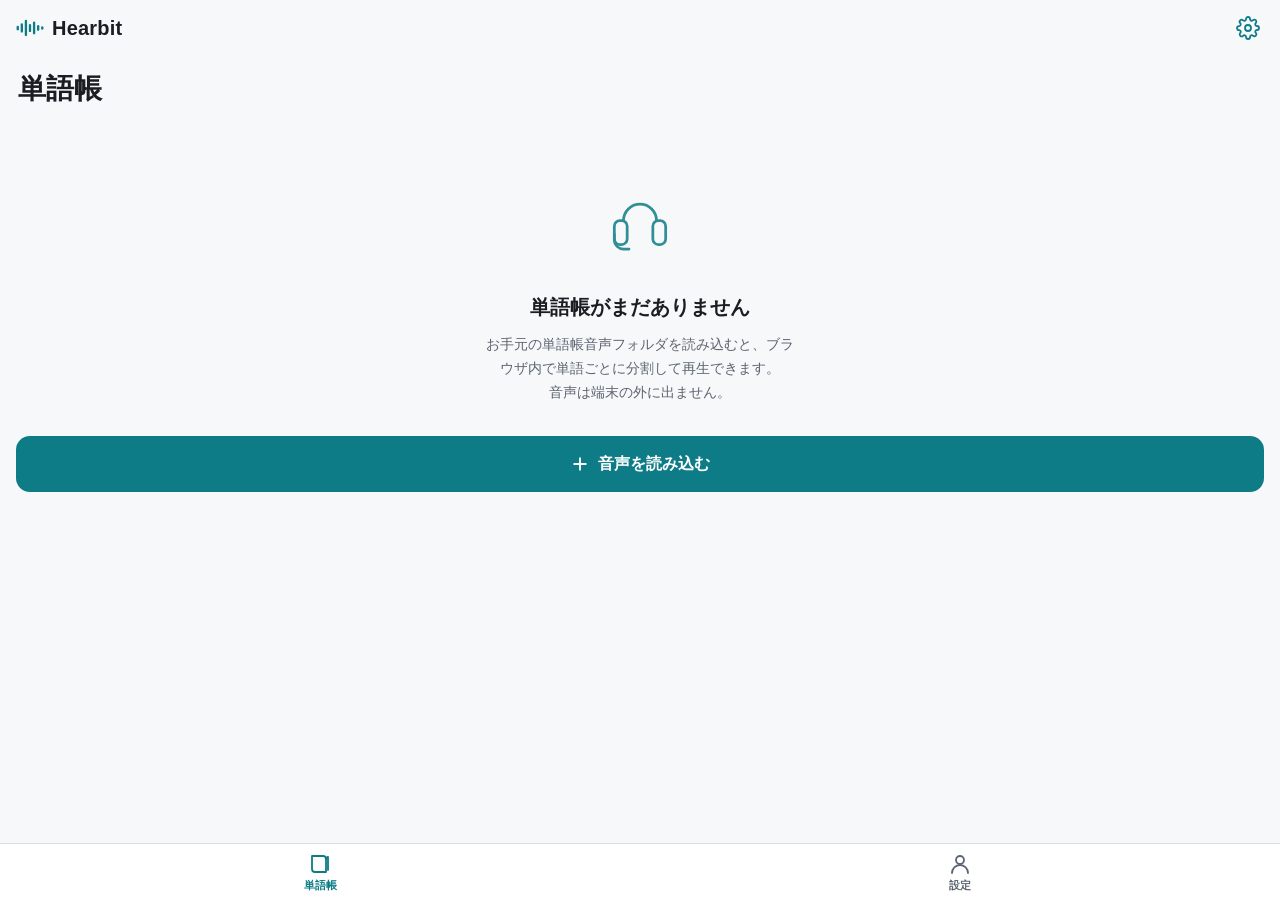
<file: index.html>
<!doctype html>
<html lang="ja">
<head>
<meta charset="utf-8">
<meta name="viewport" content="width=device-width, initial-scale=1">
<title>Hearbit</title>
<!-- リポジトリルート → アプリ本体(app/)へリダイレクト。
     GitHub Pages で https://<user>.github.io/hearbit/ を開くと app/ に飛ぶ。 -->
<link rel="canonical" href="app/">
<meta http-equiv="refresh" content="0; url=app/">
<script>location.replace('app/' + location.search + location.hash);</script>
</head>
<body>
<p>Hearbit を読み込んでいます… 自動で移動しない場合は <a href="app/">こちら</a>。</p>
</body>
</html>
</file>
<file: app/css/styles.css>
/* ===== Hearbit design system =====
 * 2色運用: ティール(--accent)=通常/選択/ブランド, オレンジ(--active)=いま再生中。
 * ライト/ダークは prefers-color-scheme + data-theme 手動上書き。DESIGN.md §6 準拠。
 */

:root {
  --bg: #F7F8FA;
  --surface: #FFFFFF;
  --surface-2: #EEF1F5;
  --border: #D9DEE5;
  --text: #1A1D21;
  --text-sub: #5B6470;
  --accent: #0E7C86;
  --accent-on: #FFFFFF;
  --accent-weak: #D7EEF0;
  --active: #E8722C;
  --active-on: #FFFFFF;
  --active-weak: #FBE6D6;
  --star: #F2B213; /* スター（お気に入り）: ゴールド */
  --danger: #C0392B;
  --radius: 14px;
  --tabbar-h: 56px;
  --shadow: 0 1px 3px rgba(20, 30, 40, 0.06), 0 4px 16px rgba(20, 30, 40, 0.05);
}

@media (prefers-color-scheme: dark) {
  :root:not([data-theme="light"]) {
    --bg: #0E1116;
    --surface: #171B21;
    --surface-2: #1E242C;
    --border: #2A313B;
    --text: #F2F4F7;
    --text-sub: #9AA4B2;
    --accent: #2BC2CE;
    --accent-on: #06232A;
    --accent-weak: #123A40;
    --active: #F0853C;
    --active-on: #2A1405;
    --active-weak: #3A2415;
    --danger: #E5675A;
    --star: #F5C542;
    --shadow: 0 1px 3px rgba(0, 0, 0, 0.4), 0 4px 16px rgba(0, 0, 0, 0.3);
  }
}

/* 手動ダーク */
:root[data-theme="dark"] {
  --bg: #0E1116;
  --surface: #171B21;
  --surface-2: #1E242C;
  --border: #2A313B;
  --text: #F2F4F7;
  --text-sub: #9AA4B2;
  --accent: #2BC2CE;
  --accent-on: #06232A;
  --accent-weak: #123A40;
  --active: #F0853C;
  --active-on: #2A1405;
  --active-weak: #3A2415;
  --danger: #E5675A;
  --star: #F5C542;
  --shadow: 0 1px 3px rgba(0, 0, 0, 0.4), 0 4px 16px rgba(0, 0, 0, 0.3);
}

* { box-sizing: border-box; -webkit-tap-highlight-color: transparent; }

html, body {
  margin: 0; padding: 0;
  background: var(--bg);
  color: var(--text);
  font-family: -apple-system, BlinkMacSystemFont, "Hiragino Sans", "Segoe UI", sans-serif;
  height: 100%;
  -webkit-text-size-adjust: 100%;
}

body {
  display: flex;
  flex-direction: column;
  min-height: 100vh;
  min-height: 100dvh;
  padding-top: env(safe-area-inset-top);
}

.hidden { display: none !important; }

/* ===== ヘッダー ===== */
#app-header {
  position: sticky; top: 0; z-index: 30;
  background: var(--bg);
}
.header-brand, .header-context {
  display: flex; align-items: center;
  height: 56px; padding: 0 8px 0 16px;
}
.header-brand { justify-content: space-between; }

.logo { display: inline-flex; align-items: center; gap: 8px; }
.logo-mark { color: var(--accent); }
.logo-word {
  font-size: 20px; font-weight: 700; letter-spacing: 0.2px; color: var(--text);
}

.icon-btn {
  display: inline-flex; align-items: center; justify-content: center;
  width: 48px; height: 48px; min-width: 48px;
  background: none; border: none; color: var(--accent);
  cursor: pointer; border-radius: 12px;
}
.icon-btn:active { background: var(--surface-2); }

.header-context .header-titles {
  flex: 1; min-width: 0; text-align: center; padding: 0 4px;
}
.header-title { font-size: 17px; font-weight: 700; color: var(--text);
  white-space: nowrap; overflow: hidden; text-overflow: ellipsis; }
.header-sub { font-size: 12px; color: var(--text-sub); margin-top: 1px; }

/* ===== main / view ===== */
#app-main { flex: 1; overflow-y: auto; -webkit-overflow-scrolling: touch; }
.view { display: none; padding: 8px 16px 24px; }
.view.active { display: block; }

.page-title { font-size: 28px; font-weight: 800; margin: 6px 2px 18px; }

/* ===== ① 単語帳リスト ===== */
.list { display: flex; flex-direction: column; gap: 12px; margin-bottom: 18px; }

.book-item {
  background: var(--surface);
  border: 1px solid var(--border);
  border-radius: var(--radius);
  padding: 14px 12px 14px 14px;
  display: flex; align-items: center; gap: 14px;
  cursor: pointer;
  box-shadow: var(--shadow);
  min-height: 88px;
}
.book-item:active { background: var(--surface-2); }
.book-chip {
  width: 52px; height: 52px; min-width: 52px;
  border-radius: 13px;
  background: var(--accent-weak); color: var(--accent);
  display: flex; align-items: center; justify-content: center;
}
.book-main { flex: 1; min-width: 0; }
.book-name { font-size: 18px; font-weight: 700; color: var(--text);
  white-space: nowrap; overflow: hidden; text-overflow: ellipsis; }
.book-meta { font-size: 14px; color: var(--text-sub); margin-top: 3px; }
.book-offline {
  display: inline-flex; align-items: center; gap: 5px;
  font-size: 13px; color: var(--text-sub); margin-top: 5px;
}
.book-offline svg { color: var(--accent); }
.book-chevron { color: var(--text-sub); display: flex; align-items: center; }
.book-del {
  background: none; border: none; color: var(--text-sub);
  width: 40px; height: 40px; min-width: 40px; border-radius: 10px;
  display: flex; align-items: center; justify-content: center; cursor: pointer;
}
.book-del:active { color: var(--danger); background: var(--surface-2); }

.primary-btn {
  width: 100%; min-height: 56px;
  display: inline-flex; align-items: center; justify-content: center; gap: 8px;
  padding: 14px; background: var(--accent); color: var(--accent-on);
  border: none; border-radius: var(--radius);
  font-size: 16px; font-weight: 700; cursor: pointer;
}
.primary-btn:disabled { opacity: 0.45; }
.primary-btn:active:not(:disabled) { filter: brightness(0.95); }

/* 空状態 */
.empty-state { text-align: center; padding: 40px 16px 24px; }
.empty-art { color: var(--accent); opacity: 0.85; margin-bottom: 18px; }
.empty-title { font-size: 20px; font-weight: 700; margin-bottom: 12px; }
.empty-text { font-size: 14px; color: var(--text-sub); line-height: 1.7; margin: 0 auto 8px; max-width: 320px; }

/* ===== 設定 ===== */
.settings-group { background: var(--surface); border: 1px solid var(--border);
  border-radius: var(--radius); overflow: hidden; box-shadow: var(--shadow); }
.settings-row { display: flex; align-items: center; justify-content: space-between;
  padding: 14px 16px; gap: 12px; }
.settings-row > span { font-size: 16px; }
.seg { display: inline-flex; background: var(--surface-2); border-radius: 10px; padding: 3px; gap: 2px; }
.seg-btn { border: none; background: none; color: var(--text-sub);
  font-size: 13px; font-weight: 600; padding: 7px 12px; border-radius: 8px; cursor: pointer; }
.seg-btn.active { background: var(--accent); color: var(--accent-on); }
.settings-note { font-size: 13px; color: var(--text-sub); line-height: 1.7; margin: 18px 4px; }

/* ===== import ===== */
.field { display: flex; flex-direction: column; gap: 6px; margin-bottom: 16px; }
.field span { font-size: 13px; color: var(--text-sub); }
.field input[type=text] {
  padding: 13px; border-radius: var(--radius);
  border: 1px solid var(--border); background: var(--surface); color: var(--text);
  font-size: 16px;
}
.field input[type=file] { color: var(--text-sub); font-size: 14px; }

.progress { margin-top: 16px; }
.progress-bar { height: 8px; background: var(--surface-2); border-radius: 4px; overflow: hidden; }
.progress-fill { height: 100%; width: 0; background: var(--accent); transition: width 0.2s; }
.progress-text { font-size: 13px; color: var(--text-sub); margin-top: 8px; }

.debug { margin-top: 16px; font-size: 12px; color: var(--text-sub); }
.debug pre { white-space: pre-wrap; word-break: break-all; background: var(--surface);
  border: 1px solid var(--border); padding: 10px; border-radius: 8px; max-height: 300px; overflow-y: auto; }

/* ===== ② タブ / グリッド ===== */
.tabs { display: flex; gap: 4px; border-bottom: 1px solid var(--border);
  position: sticky; top: 0; background: var(--bg); z-index: 5; margin: 0 -16px 8px; padding: 0 16px; }
.tab { flex: 0 0 auto; background: none; border: none; color: var(--text-sub);
  font-size: 15px; font-weight: 700; padding: 12px 6px 10px; cursor: pointer;
  border-bottom: 3px solid transparent; margin-bottom: -1px; }
.tab.active { color: var(--accent); border-bottom-color: var(--accent); }

.tab-panel { display: none; }
.tab-panel.active { display: block; }

/* ページセクション */
.page-section { margin-top: 10px; }
.page-section-head {
  display: flex; align-items: center; justify-content: space-between;
  padding: 8px 10px; margin: 0 -6px 8px;
  font-size: 14px; font-weight: 700; color: var(--text);
  background: var(--surface-2); border-radius: 10px;
  position: sticky; top: 46px; z-index: 4;
}
.page-section-head .ph-count { font-size: 13px; font-weight: 600; color: var(--text-sub);
  display: inline-flex; align-items: center; gap: 5px; }
.ph-announce { color: var(--accent); }

/* 単語テキスト（漢字・ピンイン）読み込みバー */
.vocab-bar {
  display: flex; align-items: center; gap: 10px;
  background: var(--surface); border: 1px solid var(--border);
  border-radius: 12px; padding: 12px 14px; margin: 10px 2px 16px;
}
.vocab-bar-main { flex: 1; min-width: 0; }
.vocab-bar-title { font-size: 14px; font-weight: 700; color: var(--text); }
.vocab-bar-sub { font-size: 12px; color: var(--text-sub); margin-top: 3px; }
.vocab-bar-btn { position: relative; flex: none; }
.vocab-clear-btn { flex: none; }

.words-grid {
  display: grid;
  grid-template-columns: repeat(auto-fill, minmax(72px, 1fr));
  gap: 10px; margin-bottom: 16px;
}

.cell {
  min-height: 64px;
  background: var(--surface);
  border: 1px solid var(--border);
  border-radius: 12px;
  display: flex; flex-direction: column; align-items: center; justify-content: center;
  cursor: pointer; position: relative;
}
.cell:active { background: var(--surface-2); }
.cell .num { font-size: 24px; font-weight: 800; line-height: 1; color: var(--text); }
.cell .serial { font-size: 12px; color: var(--text-sub); margin-top: 4px; }

/* テキスト付きセル（漢字・ピンイン表示）。番号は小さくバッジで残す。 */
.cell.has-text { min-height: 76px; padding: 6px 6px 8px; justify-content: center; gap: 3px; }
.cell .cell-badge {
  position: absolute; top: 5px; left: 8px;
  font-size: 11px; font-weight: 700; color: var(--text-sub);
  display: inline-flex; align-items: center; gap: 2px;
}
.cell .cell-lc { color: var(--active); font-weight: 800; }
.cell .cell-hanzi {
  font-size: 20px; font-weight: 700; line-height: 1.15; color: var(--text);
  text-align: center; word-break: break-word;
}
.cell .cell-pinyin {
  font-size: 11px; line-height: 1.2; color: var(--text-sub);
  text-align: center; word-break: break-word;
}
.cell.playing .cell-hanzi { color: var(--active); }
.cell.announce::after {
  content: ""; position: absolute; top: 6px; right: 8px;
  width: 6px; height: 6px; border-radius: 50%; background: var(--accent);
}
/* 再生中セル: オレンジ */
.cell.playing {
  background: var(--active-weak);
  border-color: var(--active);
}
.cell.playing .num { color: var(--active); }
.cell.playing::before {
  content: ""; position: absolute; left: 0; top: 8px; bottom: 8px;
  width: 4px; border-radius: 2px; background: var(--active);
}

/* ===== 聞き流しタブ（機能B: 範囲/語数の選択） ===== */
.listen-lead { font-size: 14px; line-height: 1.7; color: var(--text-sub); margin: 10px 2px 20px; }
.listen-lead b { color: var(--text); }
.listen-opt { margin: 0 2px 22px; }
.listen-opt-label { font-size: 13px; font-weight: 700; color: var(--text-sub); margin-bottom: 10px; }
.listen-size .seg-btn { padding: 9px 18px; font-size: 14px; }
.listen-ranges { display: grid; grid-template-columns: repeat(auto-fill, minmax(96px, 1fr)); gap: 10px; }
.listen-range-chip {
  min-height: 60px; padding: 8px;
  background: var(--surface); border: 1px solid var(--border); border-radius: 12px;
  display: flex; flex-direction: column; align-items: center; justify-content: center; gap: 3px;
  cursor: pointer; color: var(--text);
}
.listen-range-chip:active { background: var(--accent-weak); border-color: var(--accent); }
.listen-range-chip .lr-range { font-size: 17px; font-weight: 800; }
.listen-range-chip .lr-count { font-size: 12px; color: var(--text-sub); }

/* ===== 聞き流し 全画面プレーヤー（円形プログレス） ===== */
#listen-player {
  position: fixed; inset: 0; z-index: 55;
  background: var(--bg);
  display: flex; flex-direction: column;
  padding-top: env(safe-area-inset-top);
  padding-bottom: calc(24px + env(safe-area-inset-bottom));
  animation: fp-in 0.22s ease;
}
.lp-title { flex: 1; text-align: center; font-size: 17px; font-weight: 700; color: var(--text); }
.lp-body { flex: 1; position: relative; display: flex; flex-direction: column; align-items: center;
  justify-content: center; padding: 0 24px; text-align: center; gap: 6px; }
.lp-sub { font-size: 14px; color: var(--text-sub); margin-bottom: 18px; }

.lp-ring-wrap { position: relative; width: 240px; height: 240px; transition: opacity 0.2s; }
.lp-ring-wrap.dim { opacity: 0.25; }
.lp-ring { width: 240px; height: 240px; display: block; }
.lp-ring-bg { stroke: var(--accent-weak); }
.lp-ring-fg { stroke: var(--active); transition: stroke-dashoffset 0.12s linear; }
.lp-ring-dot { fill: var(--active); transition: cx 0.12s linear, cy 0.12s linear; }
.lp-ring-center {
  position: absolute; inset: 0;
  display: flex; flex-direction: column; align-items: center; justify-content: center; gap: 10px;
}
.lp-wave { height: 20px; }
.lp-word { font-size: 34px; font-weight: 800; color: var(--text); line-height: 1.1;
  max-width: 180px; overflow: hidden; text-overflow: ellipsis; }
#listen-player.paused .lp-wave span { animation: none !important; height: 30% !important; opacity: 0.5; }

/* テキスト付き（漢字・ピンイン・訳）中央表示。リング内(直径約200px)に収める。 */
.lp-text { display: flex; flex-direction: column; align-items: center; gap: 3px; max-width: 180px; }
.lp-text.hidden { display: none; }
.lp-hanzi { font-size: 40px; font-weight: 800; color: var(--text); line-height: 1.05;
  word-break: break-word; }
.lp-pinyin { font-size: 15px; color: var(--text-sub); line-height: 1.25; word-break: break-word; }
.lp-gloss { font-size: 12px; color: var(--text-sub); opacity: 0.85; line-height: 1.3;
  margin-top: 2px; word-break: break-word;
  display: -webkit-box; -webkit-line-clamp: 2; -webkit-box-orient: vertical; overflow: hidden; }
.lp-gloss.hidden { display: none; }

.lp-serial { font-size: 22px; font-weight: 700; color: var(--text); margin: 20px 0 2px; }
.lp-serial #lp-serial { color: var(--active); }
/* トラック内の位置（1 / 50）は補助情報として小さく */
.lp-count { font-size: 14px; font-weight: 600; color: var(--text-sub); margin: 0 0 6px; }

#listen-player .fp-controls { margin-top: 24px; }
#listen-player.paused .fp-main { background: var(--accent); color: var(--accent-on); }

.lp-offline { display: inline-flex; align-items: center; gap: 6px;
  font-size: 13px; color: var(--text-sub); margin-top: 22px; }
.lp-offline svg { color: var(--accent); }

/* トラック構築中のスピナー */
.lp-loading { position: absolute; z-index: 2; display: flex; flex-direction: column;
  align-items: center; gap: 12px; }
.lp-spinner { width: 40px; height: 40px; border-radius: 50%;
  border: 4px solid var(--accent-weak); border-top-color: var(--accent);
  animation: lp-spin 0.8s linear infinite; }
.lp-loading-text { font-size: 14px; color: var(--text-sub); }
@keyframes lp-spin { to { transform: rotate(360deg); } }

/* 分割再計算オーバーレイ */
.resplit-overlay { position: fixed; inset: 0; z-index: 50; display: flex;
  align-items: center; justify-content: center;
  background: rgba(0,0,0,0.45); backdrop-filter: blur(2px); }
.resplit-overlay.hidden { display: none; }
.resplit-box { background: var(--surface, #fff); color: var(--text, #111);
  border-radius: 16px; padding: 28px 32px; display: flex; flex-direction: column;
  align-items: center; gap: 14px; min-width: 220px; max-width: 80vw;
  box-shadow: 0 12px 40px rgba(0,0,0,0.3); }
.resplit-title { font-size: 16px; font-weight: 700; }
.resplit-text { font-size: 13px; color: var(--text-sub); text-align: center; }

/* ===== 要確認フィルタ（low_confidence だけ表示） ===== */
.vocab-filter-bar { margin: 0 2px 12px; }
.vocab-filter-bar.hidden { display: none; }
.vocab-filter-btn { display: inline-flex; align-items: center; gap: 7px; }
.vocab-filter-btn[aria-pressed="true"] {
  background: var(--active-weak); border-color: var(--active); color: var(--active);
}
.vocab-filter-btn[aria-pressed="true"] .cell-lc { color: var(--active); }
.vocab-filter-count { font-size: 12px; color: var(--text-sub); font-weight: 600; }
.vocab-filter-btn[aria-pressed="true"] .vocab-filter-count { color: var(--active); }
.vocab-filter-empty { color: var(--text-sub); font-size: 14px; text-align: center; padding: 40px 0; }

/* セルの編集アフォーダンス（テキスト付きセルの右上に鉛筆） */
.cell .cell-edit {
  position: absolute; top: 3px; right: 3px;
  width: 22px; height: 22px; padding: 0;
  display: inline-flex; align-items: center; justify-content: center;
  border: none; background: transparent; color: var(--text-sub);
  border-radius: 6px; cursor: pointer; opacity: 0.55;
}
.cell .cell-edit:active { background: var(--surface-2); opacity: 1; }
.cell.playing .cell-edit { color: var(--active); }
/* low_confidence セルはうっすら強調（要確認を見つけやすく） */
.cell.low-conf { border-color: color-mix(in srgb, var(--active) 45%, var(--border)); }

/* ===== スター（お気に入り） ===== */
/* 一覧セルのスターボタン: 左下に常設。off はうっすら輪郭、on はゴールド塗り。 */
.cell .cell-star {
  position: absolute; bottom: 3px; right: 4px;
  width: 24px; height: 24px; padding: 0;
  display: inline-flex; align-items: center; justify-content: center;
  border: none; background: transparent; color: var(--text-sub);
  border-radius: 6px; cursor: pointer; opacity: 0.5;
}
.cell .cell-star svg { fill: none; stroke: currentColor; stroke-width: 1.6px; stroke-linejoin: round; }
.cell .cell-star:active { background: var(--surface-2); opacity: 1; }
.cell .cell-star.on { opacity: 1; color: var(--star); }
.cell .cell-star.on svg { fill: var(--star); stroke: var(--star); }
/* スター済みセルはゴールドの縁でひと目でわかる */
.cell.starred { border-color: color-mix(in srgb, var(--star) 55%, var(--border)); }

/* プレーヤー上部のスターボタン（機能A/B 共通） */
.icon-btn.star-btn svg { fill: none; stroke: currentColor; stroke-width: 1.6px; stroke-linejoin: round; }
.icon-btn.star-btn.on { color: var(--star); }
.icon-btn.star-btn.on svg { fill: var(--star); stroke: var(--star); }

/* 一覧の「スターのみ表示」フィルタ */
.vocab-star-filter-btn.hidden { display: none; }
.vocab-star-filter-btn .vf-star { fill: none; stroke: currentColor; stroke-width: 1.6px; stroke-linejoin: round; }
.vocab-star-filter-btn[aria-pressed="true"] {
  background: color-mix(in srgb, var(--star) 22%, var(--surface));
  border-color: var(--star); color: var(--text);
}
.vocab-star-filter-btn[aria-pressed="true"] .vf-star { fill: var(--star); stroke: var(--star); }
.vocab-star-filter-btn[aria-pressed="true"] .vocab-filter-count { color: color-mix(in srgb, var(--star) 70%, var(--text)); }

/* 聞き流しタブ「スター単語を聞き流す」入口 */
.listen-star-btn {
  width: 100%; display: flex; align-items: center; gap: 12px;
  padding: 14px 16px; border-radius: 14px;
  background: var(--surface); border: 1px solid var(--border);
  color: var(--text); font-size: 15px; font-weight: 700; cursor: pointer;
}
.listen-star-btn:active:not(:disabled) { background: var(--surface-2); }
.listen-star-btn:not(:disabled) { border-color: color-mix(in srgb, var(--star) 55%, var(--border)); }
.listen-star-btn .ls-star { fill: var(--star); stroke: var(--star); stroke-width: 1px; stroke-linejoin: round; flex: none; }
.listen-star-btn .ls-main { flex: 1; text-align: left; }
.listen-star-btn .ls-count { font-size: 13px; font-weight: 700; color: var(--star); }
.listen-star-btn:disabled {
  opacity: 0.5; cursor: not-allowed;
}
.listen-star-btn:disabled .ls-star { fill: var(--text-sub); stroke: var(--text-sub); }
.listen-star-btn:disabled .ls-count { color: var(--text-sub); }

/* ===== テキスト編集モーダル ===== */
.modal-overlay {
  position: fixed; inset: 0; z-index: 60;
  display: flex; align-items: flex-end; justify-content: center;
  background: rgba(0,0,0,0.45); backdrop-filter: blur(2px);
  animation: fp-in 0.18s ease;
}
.modal-overlay.hidden { display: none; }
.modal-sheet {
  width: 100%; max-width: 520px;
  background: var(--bg); color: var(--text);
  border-radius: 18px 18px 0 0;
  padding: 20px 18px calc(20px + env(safe-area-inset-bottom));
  box-shadow: 0 -8px 40px rgba(0,0,0,0.3);
  animation: sheet-up 0.22s ease;
}
@keyframes sheet-up { from { transform: translateY(24px); opacity: 0.6; } to { transform: translateY(0); opacity: 1; } }
.modal-head { margin-bottom: 16px; }
.modal-title { font-size: 18px; font-weight: 800; }
.modal-sub { font-size: 13px; color: var(--text-sub); margin-top: 4px; }
.modal-note { font-size: 12px; color: var(--text-sub); line-height: 1.6; margin: 2px 2px 16px; }
.modal-note.warn { color: var(--active); }
.modal-actions { display: flex; gap: 12px; }
.modal-actions .ghost-btn { flex: 0 0 auto; min-height: 48px; padding: 0 20px; }
.modal-actions .primary-btn { flex: 1 1 auto; min-height: 48px; }

/* ===== 再生波形アニメ（共通） ===== */
.wave, .fp-wave { display: inline-flex; align-items: flex-end; gap: 3px; height: 22px; }
.wave span, .fp-wave span {
  width: 3px; background: var(--active); border-radius: 2px; height: 30%;
}
.fp-wave { height: 34px; gap: 4px; }
.fp-wave span { width: 4px; }
/* 再生中のみアニメ（.playing クラスで発火） */
.playing-anim .wave span, .playing-anim.fp-wave span, .fp-wave.playing-anim span,
#mini-player.playing-anim .wave span, #listen-mini.playing-anim .wave span {
  animation: eq 0.9s ease-in-out infinite;
}
.wave span:nth-child(1),.fp-wave span:nth-child(1){animation-delay:0s}
.wave span:nth-child(2),.fp-wave span:nth-child(2){animation-delay:.1s}
.wave span:nth-child(3),.fp-wave span:nth-child(3){animation-delay:.2s}
.wave span:nth-child(4),.fp-wave span:nth-child(4){animation-delay:.3s}
.wave span:nth-child(5),.fp-wave span:nth-child(5){animation-delay:.15s}
.wave span:nth-child(6),.fp-wave span:nth-child(6){animation-delay:.25s}
.wave span:nth-child(7),.fp-wave span:nth-child(7){animation-delay:.05s}
.fp-wave span:nth-child(8){animation-delay:.35s}
.fp-wave span:nth-child(9){animation-delay:.12s}
@keyframes eq { 0%,100%{height:25%} 50%{height:100%} }

/* ===== ミニプレーヤー（単語 #mini-player / 聞き流し #listen-mini 共通） ===== */
#mini-player, #listen-mini {
  position: fixed; left: 0; right: 0;
  bottom: 0;
  z-index: 40;
  display: flex; align-items: center; gap: 6px;
  height: 64px; padding: 0 8px;
  padding-bottom: env(safe-area-inset-bottom);
  box-sizing: content-box;
  background: var(--surface);
  border-top: 1px solid var(--border);
  box-shadow: 0 -2px 12px rgba(20,30,40,0.08);
}
.mini-expand {
  width: 40px; height: 48px; min-width: 40px;
  background: none; border: none; color: var(--text-sub); cursor: pointer;
  display: flex; align-items: center; justify-content: center;
}
.mini-label { flex: 1; min-width: 0; font-size: 14px; font-weight: 600; color: var(--text);
  white-space: nowrap; overflow: hidden; text-overflow: ellipsis; }
.mini-toggle {
  width: 48px; height: 48px; min-width: 48px; border-radius: 50%;
  border: none; cursor: pointer;
  display: flex; align-items: center; justify-content: center;
  background: var(--active); color: var(--active-on);
}
/* 一時停止中はティール塗り(▶) */
#mini-player.paused .mini-toggle, #listen-mini.paused .mini-toggle { background: var(--accent); color: var(--accent-on); }
#mini-player.paused .wave span, #listen-mini.paused .wave span { animation: none !important; height: 30% !important; opacity: 0.5; }
/* 聞き流しミニ: 上端の細い進捗バー（トラック全体に対する位置） */
.lm-progress { position: absolute; left: 0; right: 0; top: 0; height: 3px; background: var(--border); }
.lm-progress-fill { height: 100%; width: 0; background: var(--active); }
#listen-mini.paused .lm-progress-fill { background: var(--accent); }
/* ルート画面（単語帳一覧・設定）では下部タブバーの上に出す（タブバーを隠さない） */
body.tabbar-open #mini-player, body.tabbar-open #listen-mini {
  bottom: calc(var(--tabbar-h) + 1px + env(safe-area-inset-bottom)); /* +1px = タブバー上端の border */
  padding-bottom: 0;
}

/* ===== 全画面プレーヤー ===== */
#full-player {
  position: fixed; inset: 0; z-index: 50;
  background: var(--bg);
  display: flex; flex-direction: column;
  padding-top: env(safe-area-inset-top);
  padding-bottom: calc(24px + env(safe-area-inset-bottom));
  animation: fp-in 0.22s ease;
}
@keyframes fp-in { from { transform: translateY(100%); } to { transform: translateY(0); } }
.fp-top { display: flex; align-items: center; justify-content: space-between; padding: 4px 8px; }
.fp-body { flex: 1; display: flex; flex-direction: column; align-items: center;
  justify-content: center; padding: 0 24px; text-align: center; gap: 4px; }
.fp-page { font-size: 16px; color: var(--text-sub); margin-bottom: 8px; }
.fp-wave { margin-bottom: 10px; opacity: 0.9; }
.fp-num { font-size: 72px; font-weight: 800; line-height: 1; color: var(--text); }
#full-player.playing-state .fp-num { color: var(--active); }
.fp-serial { font-size: 20px; color: var(--text-sub); margin-top: 6px; }
/* 漢字・ピンイン（テキストがあるときだけ表示） */
.fp-text { margin-top: 14px; text-align: center; }
.fp-hanzi { font-size: 40px; font-weight: 800; line-height: 1.2; color: var(--text); word-break: break-word; }
#full-player.playing-state .fp-hanzi { color: var(--active); }
.fp-pinyin { font-size: 18px; color: var(--text-sub); margin-top: 6px; }
.fp-gloss { font-size: 15px; color: var(--text-sub); margin-top: 8px; }
.fp-text.low-conf .fp-hanzi::after {
  content: " ?"; color: var(--active); font-size: 0.6em; vertical-align: super;
}
.fp-blocks { font-size: 14px; color: var(--text-sub); margin-top: 12px; }

.fp-seek { display: flex; align-items: center; gap: 10px; width: 100%; max-width: 460px; margin: 34px 0 8px; }
.fp-time { font-size: 13px; color: var(--text-sub); min-width: 34px; }
.fp-time:last-child { text-align: right; }
.seekbar { flex: 1; height: 32px; display: flex; align-items: center; cursor: pointer; touch-action: none; }
.seek-track { position: relative; width: 100%; height: 6px; background: var(--surface-2);
  border-radius: 3px; }
.seek-fill { position: absolute; left: 0; top: 0; height: 100%; width: 0;
  background: var(--active); border-radius: 3px; }
.seek-thumb { position: absolute; top: 50%; left: 0; transform: translate(-50%, -50%);
  width: 22px; height: 22px; border-radius: 50%; background: var(--active);
  box-shadow: 0 1px 4px rgba(0,0,0,0.25); }

.fp-controls { display: flex; align-items: center; justify-content: center; gap: 28px; margin-top: 30px; }
.fp-side {
  width: 56px; height: 56px; border-radius: 50%;
  border: 1px solid var(--border); background: var(--surface); color: var(--text);
  display: flex; align-items: center; justify-content: center; cursor: pointer;
}
.fp-side:active { background: var(--surface-2); }
.fp-side:disabled { opacity: 0.32; cursor: default; }
.fp-main {
  width: 76px; height: 76px; border-radius: 50%; border: none; cursor: pointer;
  display: flex; align-items: center; justify-content: center;
  background: var(--active); color: var(--active-on);
}
#full-player.paused .fp-main { background: var(--accent); color: var(--accent-on); }

/* ===== 下部タブバー ===== */
#tab-bar {
  display: flex;
  /* 常に画面下端に固定（ミニプレーヤーをこの上に重ねるため位置を確定させる） */
  position: sticky; bottom: 0; z-index: 30;
  border-top: 1px solid var(--border);
  background: var(--surface);
  padding-bottom: env(safe-area-inset-bottom);
}
#tab-bar.hidden { display: none; }
.tabbar-btn {
  flex: 1; height: var(--tabbar-h);
  display: flex; flex-direction: column; align-items: center; justify-content: center; gap: 2px;
  background: none; border: none; color: var(--text-sub); cursor: pointer;
}
.tabbar-btn span { font-size: 11px; font-weight: 600; }
.tabbar-btn.active { color: var(--accent); }

/* ミニプレーヤー表示時、②のコンテンツ末尾に余白を確保 */
body.mini-open .view.active, body.listen-mini-open .view.active { padding-bottom: calc(72px + env(safe-area-inset-bottom)); }

/* ===== 分割の手動編集（#4） ===== */
.editor-lead { font-size: 13px; line-height: 1.7; color: var(--text-sub); margin: 8px 2px 14px; }
.editor-lead b { color: var(--text); }
.ghost-btn {
  border: 1px solid var(--border); background: var(--surface); color: var(--text);
  border-radius: 10px; padding: 10px 14px; font-size: 14px; font-weight: 700; cursor: pointer;
}
.ghost-btn:active { background: var(--surface-2); }
.editor-toolbar { display: flex; gap: 10px; margin-bottom: 14px; flex-wrap: wrap; }

.editor-list { display: flex; flex-direction: column; gap: 12px; }
.ed-seg {
  background: var(--surface); border: 1px solid var(--border); border-radius: 12px;
  padding: 12px; box-shadow: var(--shadow);
}
.ed-seg.announce { border-color: var(--accent); }
.ed-seg-head { display: flex; align-items: center; justify-content: space-between; margin-bottom: 8px; }
.ed-seg-title { font-size: 15px; font-weight: 800; }
.ed-seg-time { font-size: 12px; color: var(--text-sub); font-variant-numeric: tabular-nums; }
.ed-row { display: flex; align-items: center; gap: 8px; flex-wrap: wrap; margin-top: 8px; }
.ed-row-label { font-size: 12px; font-weight: 700; color: var(--text-sub); min-width: 82px; }
.ed-val { font-size: 13px; font-variant-numeric: tabular-nums; min-width: 58px; text-align: center;
  color: var(--text); }
.ed-mini-btn {
  border: 1px solid var(--border); background: var(--surface-2); color: var(--text);
  border-radius: 8px; min-width: 40px; min-height: 34px; font-size: 15px; font-weight: 800; cursor: pointer;
}
.ed-mini-btn:active { background: var(--border); }
.ed-mini-btn.danger { color: var(--danger); }
.ed-play-btn {
  display: inline-flex; align-items: center; gap: 6px;
  border: 1px solid var(--accent); background: var(--accent-weak, transparent); color: var(--accent);
  border-radius: 8px; min-height: 34px; padding: 0 12px; font-size: 13px; font-weight: 700; cursor: pointer;
}
.ed-play-btn:active { filter: brightness(0.95); }
.ed-play-btn.playing { background: var(--active-weak); border-color: var(--active); color: var(--active); }
.ed-type-seg { margin-left: auto; }
.ed-type-seg .seg-btn { padding: 6px 10px; font-size: 12px; }
.editor-actions { display: flex; gap: 10px; margin-top: 20px; }
.editor-actions .ghost-btn { flex: 0 0 auto; }
.editor-actions .primary-btn { flex: 1 1 auto; min-height: 48px; }

/* ②ページ見出しの「編集」ボタン */
.ph-edit-btn {
  border: 1px solid var(--border); background: var(--surface); color: var(--accent);
  border-radius: 8px; padding: 4px 10px; font-size: 12px; font-weight: 700; cursor: pointer;
  display: inline-flex; align-items: center; gap: 4px;
}
.ph-edit-btn:active { background: var(--surface-2); }
.ph-manual { color: var(--accent); font-size: 12px; font-weight: 700; }

/* ============================================================================
 * タイピング学習 + 忘却曲線復習（SRS）
 * ティール=通常/正解、赤(--danger)=不正解。既存トーンに調和させる。
 * ============================================================================ */

/* 単語帳カード: 名前行 + 復習バッジ */
.book-name-row { display: flex; align-items: center; gap: 8px; flex-wrap: wrap; }
.book-due-badge {
  display: inline-flex; align-items: center;
  background: var(--active-weak); color: var(--active);
  border-radius: 999px; padding: 2px 9px; font-size: 12px; font-weight: 700;
  line-height: 1.4; white-space: nowrap;
}

/* 単語タブ上部の「タイピングで覚える」導線 + 「復習 N」直行ボタン */
.typing-open-row { display: flex; gap: 8px; margin-bottom: 12px; }
.typing-open-btn {
  flex: 1; display: flex; align-items: center; gap: 10px;
  background: var(--surface); border: 1px solid var(--border);
  border-radius: var(--radius); padding: 13px 14px;
  color: var(--text); font-size: 15px; font-weight: 700; cursor: pointer;
  box-shadow: var(--shadow);
}
.typing-open-btn:active { background: var(--surface-2); }
.typing-open-btn .to-ic { color: var(--accent); flex-shrink: 0; }
.typing-open-btn .to-main { flex: 1; text-align: left; }
.typing-open-btn .to-chev { color: var(--text-sub); flex-shrink: 0; }
.typing-review-btn {
  display: inline-flex; align-items: center; gap: 6px; flex-shrink: 0;
  background: var(--active-weak); color: var(--active);
  border: 1px solid color-mix(in srgb, var(--active) 45%, var(--border));
  border-radius: var(--radius); padding: 0 14px;
  font-size: 13px; font-weight: 700; cursor: pointer; white-space: nowrap;
  box-shadow: var(--shadow);
}
.typing-review-btn:active { filter: brightness(0.96); }

/* 全画面オーバーレイ */
.typing-view {
  position: fixed; inset: 0; z-index: 60;
  background: var(--bg); color: var(--text);
  display: flex; flex-direction: column;
  padding-top: env(safe-area-inset-top);
}
.typing-view.hidden { display: none; }
.typing-header {
  display: flex; align-items: center; gap: 8px;
  padding: 8px 10px; border-bottom: 1px solid var(--border);
}
.typing-title { flex: 1; text-align: center; font-size: 17px; font-weight: 700; }
.typing-header-spacer { width: 42px; }
.typing-scroll {
  flex: 1; overflow-y: auto; -webkit-overflow-scrolling: touch;
  padding: 16px 16px calc(24px + env(safe-area-inset-bottom));
}

/* --- 開始（範囲選択） --- */
.typing-lead { font-size: 14px; color: var(--text-sub); line-height: 1.7; margin: 0 0 18px; }
.typing-lead b { color: var(--text); }
.typing-opt { margin-bottom: 22px; }
.typing-opt-label { font-size: 13px; font-weight: 700; color: var(--text-sub); margin-bottom: 8px; }
.typing-opt-hint { font-size: 12px; color: var(--text-sub); margin-top: 8px; line-height: 1.6; }
.typing-mode .seg-btn { padding: 9px 22px; font-size: 14px; }
.typing-ranges { display: flex; flex-direction: column; gap: 10px; }
.typing-range {
  display: flex; align-items: center; gap: 8px;
  background: var(--surface); border: 1px solid var(--border);
  border-radius: var(--radius); padding: 14px 16px;
  color: var(--text); font-size: 15px; font-weight: 700; cursor: pointer;
}
.typing-range:active:not(:disabled) { background: var(--surface-2); }
.typing-range:disabled { opacity: 0.4; cursor: default; }
.typing-range .tr-main { flex: 1; text-align: left; display: inline-flex; align-items: center; gap: 6px; }
.typing-range .tr-star { color: var(--star); }
.typing-range .tr-count { font-size: 13px; color: var(--text-sub); font-weight: 700; }
.typing-range-review .tr-main { color: var(--active); }

/* --- 出題 --- */
.typing-quiz .tq-top {
  display: flex; align-items: center; gap: 10px; margin-bottom: 22px;
}
.tq-progress { flex: 1; text-align: center; font-size: 15px; font-weight: 700; color: var(--text-sub); }
.tq-progress #tq-cur { color: var(--accent); }
.tq-scope { font-size: 12px; font-weight: 700; color: var(--text-sub); }
.tq-body { display: flex; flex-direction: column; gap: 16px; }
.tq-prompt { min-height: 72px; display: flex; align-items: center; justify-content: center; }
.tq-gloss { font-size: 30px; font-weight: 800; text-align: center; line-height: 1.4; }
.tq-replay {
  display: inline-flex; align-items: center; gap: 10px;
  background: var(--accent-weak); color: var(--accent);
  border: none; border-radius: 999px; padding: 12px 22px;
  font-size: 15px; font-weight: 700; cursor: pointer;
}
.tq-replay:active { filter: brightness(0.96); }
.tq-input {
  width: 100%; box-sizing: border-box;
  font-size: 24px; text-align: center; font-weight: 700;
  padding: 14px 12px; border: 2px solid var(--border); border-radius: 12px;
  background: var(--surface); color: var(--text);
}
.tq-input:focus { outline: none; border-color: var(--accent); }
.tq-input:disabled { opacity: 0.9; }
.tq-submit, .tq-next { width: 100%; }

.tq-feedback { border-radius: var(--radius); padding: 16px; text-align: center; }
.tq-feedback.correct { background: var(--accent-weak); }
.tq-feedback.wrong { background: color-mix(in srgb, var(--danger) 12%, var(--surface)); }
.tq-mark { font-size: 20px; font-weight: 800; margin-bottom: 8px; }
.tq-feedback.correct .tq-mark { color: var(--accent); }
.tq-feedback.wrong .tq-mark { color: var(--danger); }
.tq-yours { font-size: 14px; color: var(--text-sub); margin-bottom: 10px; }
.tq-yours b { color: var(--text); }
.tq-answer { margin-top: 4px; }
.tq-ans-hanzi { font-size: 30px; font-weight: 800; }
.tq-ans-pinyin { font-size: 15px; color: var(--text-sub); margin-top: 2px; }
.tq-ans-gloss { font-size: 14px; color: var(--text-sub); margin-top: 4px; }
.tq-actually {
  margin-top: 14px; width: 100%; font-size: 13px;
}
.tq-fixed-note { font-size: 12px; color: var(--accent); margin-top: 10px; }

/* --- 結果 --- */
.tr-score { text-align: center; margin: 8px 0 24px; }
.tr-score-big { font-size: 44px; font-weight: 800; color: var(--accent); }
.tr-score-sub { font-size: 14px; color: var(--text-sub); margin-top: 2px; }
.tr-allright { text-align: center; color: var(--accent); font-weight: 700; font-size: 15px; margin-bottom: 24px; }
.tr-wrong-title { font-size: 13px; font-weight: 700; color: var(--text-sub); margin-bottom: 10px; }
.tr-wrong-list { display: flex; flex-direction: column; gap: 8px; margin-bottom: 24px; }
.tr-wrong-item {
  background: var(--surface); border: 1px solid var(--border); border-radius: 12px;
  padding: 10px 14px; display: flex; align-items: baseline; gap: 10px; flex-wrap: wrap;
}
.tr-wh { font-size: 18px; font-weight: 800; }
.tr-wp { font-size: 13px; color: var(--text-sub); }
.tr-wg { font-size: 13px; color: var(--text-sub); margin-left: auto; }
.tr-actions { display: flex; flex-direction: column; gap: 10px; }
.tr-actions .primary-btn, .tr-actions .ghost-btn { width: 100%; }

/* ============================================================================
 * トースト通知（成功・完了系）。エラーは alert のまま。
 * ============================================================================ */
.toast-host {
  position: fixed; left: 0; right: 0;
  bottom: calc(var(--tabbar-h) + 12px + env(safe-area-inset-bottom));
  z-index: 80; pointer-events: none;
  display: flex; flex-direction: column; align-items: center; gap: 8px;
  padding: 0 16px;
}
/* ルート画面でミニ（64px + 上端の線）を出している間は、その上に出す */
body.tabbar-open.mini-open .toast-host, body.tabbar-open.listen-mini-open .toast-host {
  bottom: calc(var(--tabbar-h) + 1px + 65px + 12px + env(safe-area-inset-bottom));
}
.toast {
  display: inline-flex; align-items: center; gap: 9px;
  max-width: 92%; box-sizing: border-box;
  padding: 11px 16px; border-radius: 999px;
  font-size: 14px; font-weight: 700; line-height: 1.3;
  box-shadow: var(--shadow); pointer-events: auto;
  /* 入場前: 少し下・透明。show で定位置へ。 */
  opacity: 0; transform: translateY(12px);
  transition: opacity 0.22s ease, transform 0.22s ease;
}
.toast.show { opacity: 1; transform: translateY(0); }
.toast-success { background: var(--accent); color: var(--accent-on); }
.toast-info { background: var(--surface); color: var(--text); border: 1px solid var(--border); }
.toast-ic { flex-shrink: 0; }
.toast-msg { min-width: 0; }

/* ===== 更新のお知らせ / バージョン（設定） ===== */
.update-banner {
  position: fixed; left: 12px; right: 12px;
  top: calc(env(safe-area-inset-top) + 8px);
  z-index: 90; /* トースト(80)・各プレーヤーより上 */
  padding: 12px 16px; border: none; border-radius: 12px;
  background: var(--accent); color: var(--accent-on);
  font-size: 14px; font-weight: 700; text-align: center; cursor: pointer;
  box-shadow: 0 4px 16px rgba(20,30,40,0.18);
}
.settings-btn {
  background: none; border: 1px solid var(--border); border-radius: 10px;
  color: var(--accent); font-size: 14px; font-weight: 700; padding: 8px 12px; cursor: pointer;
}
.settings-btn:disabled { opacity: 0.5; }
</file>
